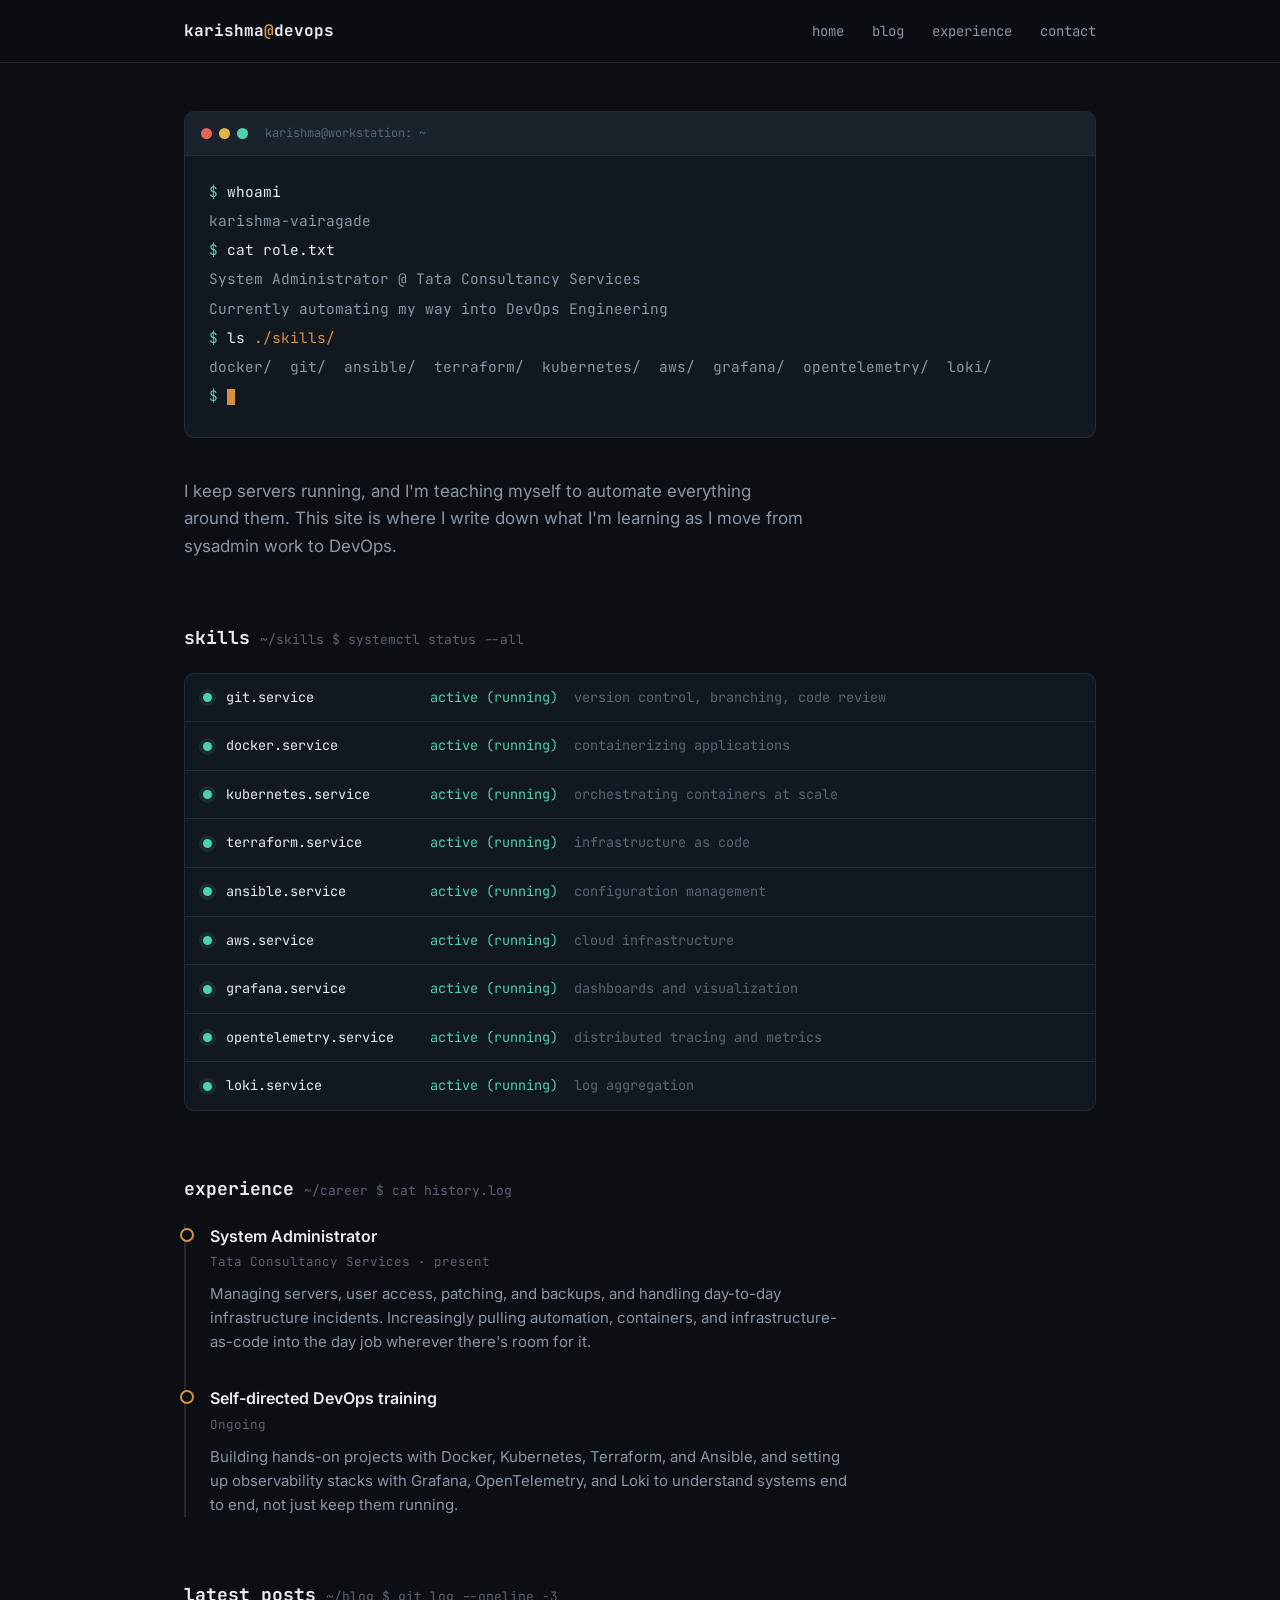
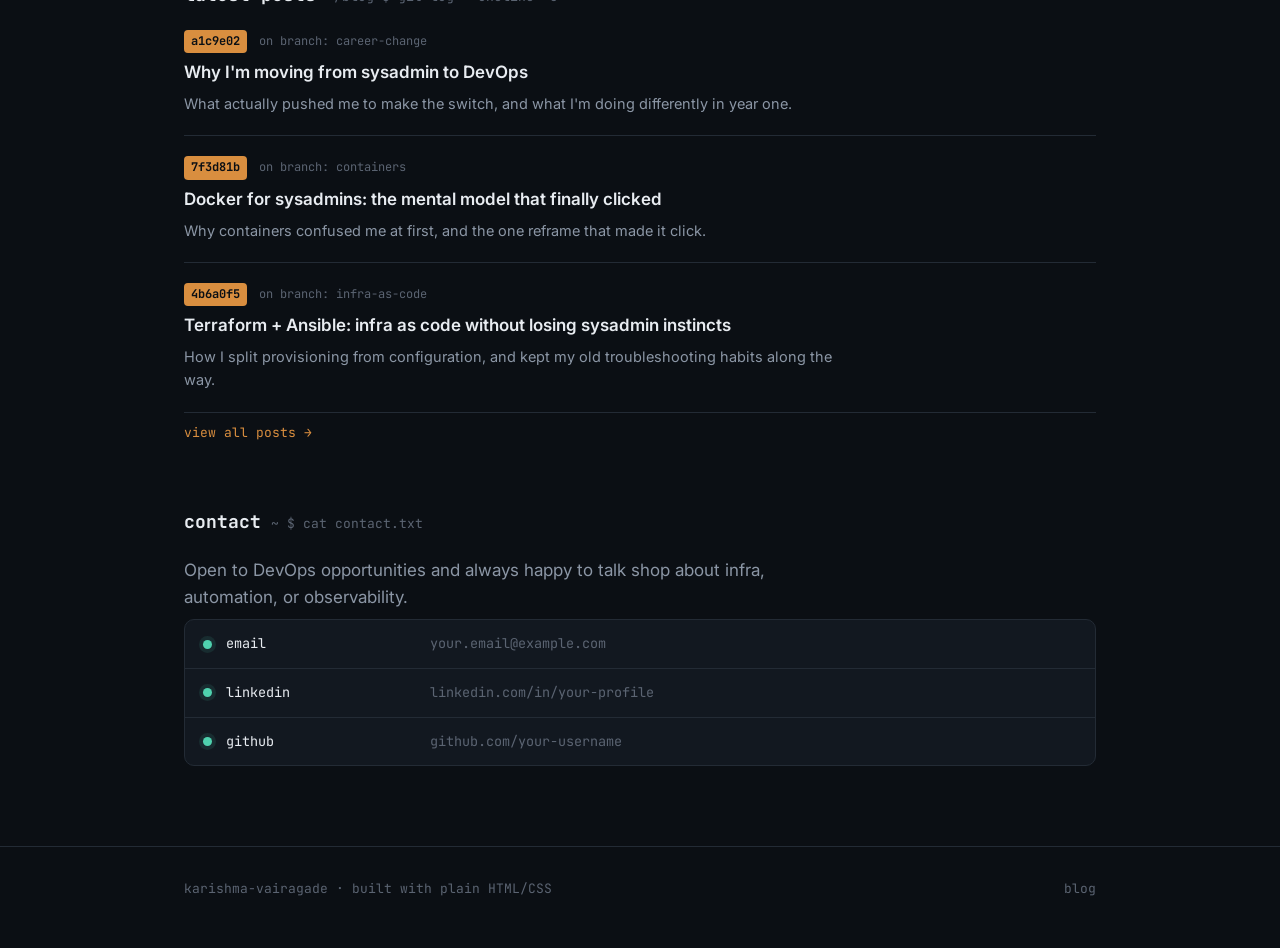
<file: index.html>
<!DOCTYPE html>
<html lang="en">
<head>
<meta charset="UTF-8">
<meta name="viewport" content="width=device-width, initial-scale=1.0">
<title>Karishma Vairagade — Sysadmin, moving to DevOps</title>
<meta name="description" content="Portfolio and blog of Karishma Vairagade — System Administrator at TCS, documenting the move into DevOps engineering.">
<link rel="stylesheet" href="css/style.css">
</head>
<body>

<header class="site">
  <div class="wrap">
    <nav>
      <a class="logo" href="index.html">karishma<span>@</span>devops</a>
      <div class="nav-links">
        <a href="index.html">home</a>
        <a href="blog.html">blog</a>
        <a href="index.html#experience">experience</a>
        <a href="index.html#contact">contact</a>
      </div>
      <button class="nav-toggle" aria-label="Toggle navigation">menu</button>
    </nav>
  </div>
</header>

<main class="wrap">

  <div class="terminal">
    <div class="terminal-bar">
      <span class="dot r"></span><span class="dot y"></span><span class="dot g"></span>
      <span class="terminal-title">karishma@workstation: ~</span>
    </div>
    <div class="terminal-body">
      <div class="line"><span class="prompt">$</span> whoami</div>
      <div class="line out">karishma-vairagade</div>
      <div class="line"><span class="prompt">$</span> cat role.txt</div>
      <div class="line out">System Administrator @ Tata Consultancy Services</div>
      <div class="line out">Currently automating my way into DevOps Engineering</div>
      <div class="line"><span class="prompt">$</span> ls <span class="path">./skills/</span></div>
      <div class="line out">docker/  git/  ansible/  terraform/  kubernetes/  aws/  grafana/  opentelemetry/  loki/</div>
      <div class="line"><span class="prompt">$</span> <span class="cursor"></span></div>
    </div>
  </div>

  <p class="tagline">I keep servers running, and I'm teaching myself to automate everything around them. This site is where I write down what I'm learning as I move from sysadmin work to DevOps.</p>

  <section class="section" id="skills">
    <div class="section-head">
      <h2>skills</h2>
      <span class="path">~/skills $ systemctl status --all</span>
    </div>
    <div class="status-board">
      <div class="status-row"><span class="status-dot"></span><span class="status-name">git.service</span><span class="status-state">active (running)</span><span class="status-desc">version control, branching, code review</span></div>
      <div class="status-row"><span class="status-dot"></span><span class="status-name">docker.service</span><span class="status-state">active (running)</span><span class="status-desc">containerizing applications</span></div>
      <div class="status-row"><span class="status-dot"></span><span class="status-name">kubernetes.service</span><span class="status-state">active (running)</span><span class="status-desc">orchestrating containers at scale</span></div>
      <div class="status-row"><span class="status-dot"></span><span class="status-name">terraform.service</span><span class="status-state">active (running)</span><span class="status-desc">infrastructure as code</span></div>
      <div class="status-row"><span class="status-dot"></span><span class="status-name">ansible.service</span><span class="status-state">active (running)</span><span class="status-desc">configuration management</span></div>
      <div class="status-row"><span class="status-dot"></span><span class="status-name">aws.service</span><span class="status-state">active (running)</span><span class="status-desc">cloud infrastructure</span></div>
      <div class="status-row"><span class="status-dot"></span><span class="status-name">grafana.service</span><span class="status-state">active (running)</span><span class="status-desc">dashboards and visualization</span></div>
      <div class="status-row"><span class="status-dot"></span><span class="status-name">opentelemetry.service</span><span class="status-state">active (running)</span><span class="status-desc">distributed tracing and metrics</span></div>
      <div class="status-row"><span class="status-dot"></span><span class="status-name">loki.service</span><span class="status-state">active (running)</span><span class="status-desc">log aggregation</span></div>
    </div>
  </section>

  <section class="section" id="experience">
    <div class="section-head">
      <h2>experience</h2>
      <span class="path">~/career $ cat history.log</span>
    </div>
    <div class="timeline">
      <div class="timeline-item">
        <div class="timeline-role">System Administrator</div>
        <div class="timeline-meta">Tata Consultancy Services &middot; present</div>
        <p>Managing servers, user access, patching, and backups, and handling day-to-day infrastructure incidents. Increasingly pulling automation, containers, and infrastructure-as-code into the day job wherever there's room for it.</p>
      </div>
      <div class="timeline-item">
        <div class="timeline-role">Self-directed DevOps training</div>
        <div class="timeline-meta">Ongoing</div>
        <p>Building hands-on projects with Docker, Kubernetes, Terraform, and Ansible, and setting up observability stacks with Grafana, OpenTelemetry, and Loki to understand systems end to end, not just keep them running.</p>
      </div>
    </div>
  </section>

  <section class="section" id="latest-posts">
    <div class="section-head">
      <h2>latest posts</h2>
      <span class="path">~/blog $ git log --oneline -3</span>
    </div>
    <div class="commit-log">

      <a class="commit" href="posts/why-im-moving-to-devops.html">
        <div class="commit-row">
          <span class="commit-hash">a1c9e02</span>
          <span class="commit-date">on branch: career-change</span>
        </div>
        <div class="commit-title">Why I'm moving from sysadmin to DevOps</div>
        <div class="commit-desc">What actually pushed me to make the switch, and what I'm doing differently in year one.</div>
      </a>

      <a class="commit" href="posts/docker-for-sysadmins.html">
        <div class="commit-row">
          <span class="commit-hash">7f3d81b</span>
          <span class="commit-date">on branch: containers</span>
        </div>
        <div class="commit-title">Docker for sysadmins: the mental model that finally clicked</div>
        <div class="commit-desc">Why containers confused me at first, and the one reframe that made it click.</div>
      </a>

      <a class="commit" href="posts/terraform-ansible-iac.html">
        <div class="commit-row">
          <span class="commit-hash">4b6a0f5</span>
          <span class="commit-date">on branch: infra-as-code</span>
        </div>
        <div class="commit-title">Terraform + Ansible: infra as code without losing sysadmin instincts</div>
        <div class="commit-desc">How I split provisioning from configuration, and kept my old troubleshooting habits along the way.</div>
      </a>

    </div>
    <a class="commit-link" href="blog.html">view all posts &#8594;</a>
  </section>

  <section class="section" id="contact">
    <div class="section-head">
      <h2>contact</h2>
      <span class="path">~ $ cat contact.txt</span>
    </div>
    <p class="tagline">Open to DevOps opportunities and always happy to talk shop about infra, automation, or observability.</p>
    <div class="status-board">
      <div class="status-row"><span class="status-dot"></span><span class="status-name">email</span><span class="status-desc">your.email@example.com</span></div>
      <div class="status-row"><span class="status-dot"></span><span class="status-name">linkedin</span><span class="status-desc">linkedin.com/in/your-profile</span></div>
      <div class="status-row"><span class="status-dot"></span><span class="status-name">github</span><span class="status-desc">github.com/your-username</span></div>
    </div>
  </section>

</main>

<footer class="site">
  <div class="wrap foot-row">
    <span>karishma-vairagade &middot; built with plain HTML/CSS</span>
    <span><a href="blog.html">blog</a></span>
  </div>
</footer>

<script src="js/main.js"></script>
</body>
</html>
</file>
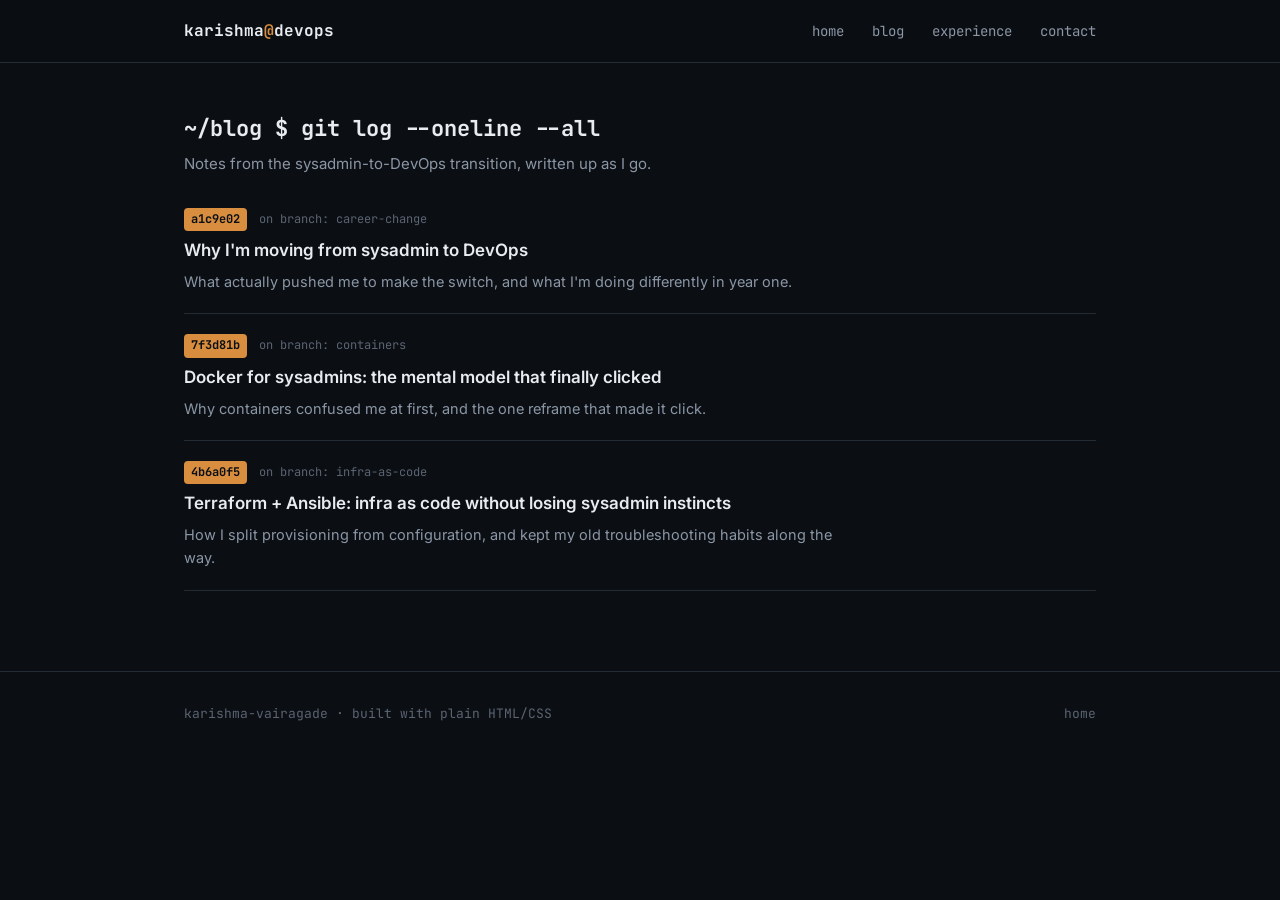
<file: blog.html>
<!DOCTYPE html>
<html lang="en">
<head>
<meta charset="UTF-8">
<meta name="viewport" content="width=device-width, initial-scale=1.0">
<title>Blog — Karishma Vairagade</title>
<link rel="stylesheet" href="css/style.css">
</head>
<body>

<header class="site">
  <div class="wrap">
    <nav>
      <a class="logo" href="index.html">karishma<span>@</span>devops</a>
      <div class="nav-links">
        <a href="index.html">home</a>
        <a href="blog.html">blog</a>
        <a href="index.html#experience">experience</a>
        <a href="index.html#contact">contact</a>
      </div>
      <button class="nav-toggle" aria-label="Toggle navigation">menu</button>
    </nav>
  </div>
</header>

<main class="wrap">
  <h1 class="page-title">~/blog $ git log --oneline --all</h1>
  <p class="page-sub">Notes from the sysadmin-to-DevOps transition, written up as I go.</p>

  <div class="commit-log">

    <a class="commit" href="posts/why-im-moving-to-devops.html">
      <div class="commit-row">
        <span class="commit-hash">a1c9e02</span>
        <span class="commit-date">on branch: career-change</span>
      </div>
      <div class="commit-title">Why I'm moving from sysadmin to DevOps</div>
      <div class="commit-desc">What actually pushed me to make the switch, and what I'm doing differently in year one.</div>
    </a>

    <a class="commit" href="posts/docker-for-sysadmins.html">
      <div class="commit-row">
        <span class="commit-hash">7f3d81b</span>
        <span class="commit-date">on branch: containers</span>
      </div>
      <div class="commit-title">Docker for sysadmins: the mental model that finally clicked</div>
      <div class="commit-desc">Why containers confused me at first, and the one reframe that made it click.</div>
    </a>

    <a class="commit" href="posts/terraform-ansible-iac.html">
      <div class="commit-row">
        <span class="commit-hash">4b6a0f5</span>
        <span class="commit-date">on branch: infra-as-code</span>
      </div>
      <div class="commit-title">Terraform + Ansible: infra as code without losing sysadmin instincts</div>
      <div class="commit-desc">How I split provisioning from configuration, and kept my old troubleshooting habits along the way.</div>
    </a>

  </div>
</main>

<footer class="site">
  <div class="wrap foot-row">
    <span>karishma-vairagade &middot; built with plain HTML/CSS</span>
    <span><a href="index.html">home</a></span>
  </div>
</footer>

<script src="js/main.js"></script>
</body>
</html>
</file>
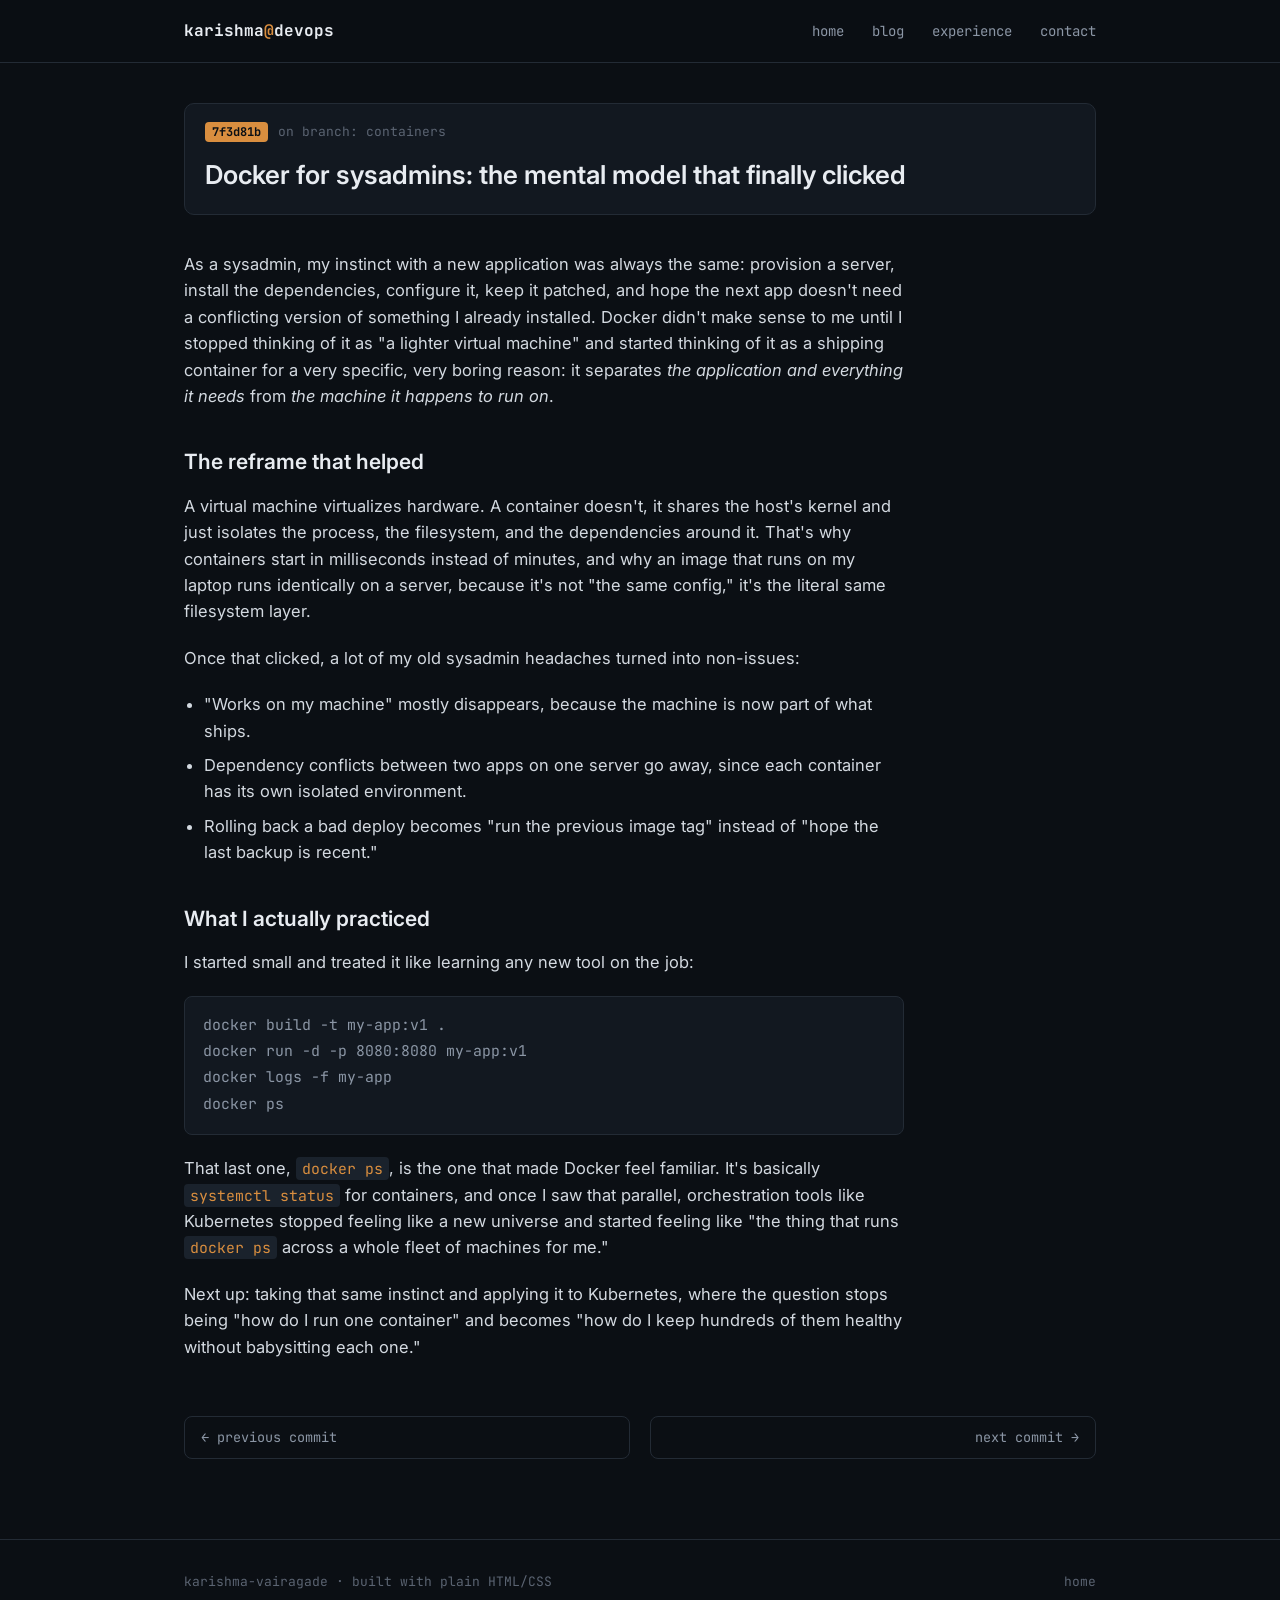
<file: posts/docker-for-sysadmins.html>
<!DOCTYPE html>
<html lang="en">
<head>
<meta charset="UTF-8">
<meta name="viewport" content="width=device-width, initial-scale=1.0">
<title>Docker for sysadmins — Karishma Vairagade</title>
<link rel="stylesheet" href="../css/style.css">
</head>
<body>

<header class="site">
  <div class="wrap">
    <nav>
      <a class="logo" href="../index.html">karishma<span>@</span>devops</a>
      <div class="nav-links">
        <a href="../index.html">home</a>
        <a href="../blog.html">blog</a>
        <a href="../index.html#experience">experience</a>
        <a href="../index.html#contact">contact</a>
      </div>
      <button class="nav-toggle" aria-label="Toggle navigation">menu</button>
    </nav>
  </div>
</header>

<main class="wrap">
  <div class="post-meta">
    <span class="commit-hash">7f3d81b</span><span>on branch: containers</span>
    <h1>Docker for sysadmins: the mental model that finally clicked</h1>
  </div>

  <article class="post-body">
    <p>As a sysadmin, my instinct with a new application was always the same: provision a server, install the dependencies, configure it, keep it patched, and hope the next app doesn't need a conflicting version of something I already installed. Docker didn't make sense to me until I stopped thinking of it as "a lighter virtual machine" and started thinking of it as a shipping container for a very specific, very boring reason: it separates <em>the application and everything it needs</em> from <em>the machine it happens to run on</em>.</p>

    <h2>The reframe that helped</h2>
    <p>A virtual machine virtualizes hardware. A container doesn't, it shares the host's kernel and just isolates the process, the filesystem, and the dependencies around it. That's why containers start in milliseconds instead of minutes, and why an image that runs on my laptop runs identically on a server, because it's not "the same config," it's the literal same filesystem layer.</p>
    <p>Once that clicked, a lot of my old sysadmin headaches turned into non-issues:</p>
    <ul>
      <li>"Works on my machine" mostly disappears, because the machine is now part of what ships.</li>
      <li>Dependency conflicts between two apps on one server go away, since each container has its own isolated environment.</li>
      <li>Rolling back a bad deploy becomes "run the previous image tag" instead of "hope the last backup is recent."</li>
    </ul>

    <h2>What I actually practiced</h2>
    <p>I started small and treated it like learning any new tool on the job:</p>
    <pre><code>docker build -t my-app:v1 .
docker run -d -p 8080:8080 my-app:v1
docker logs -f my-app
docker ps</code></pre>
    <p>That last one, <code>docker ps</code>, is the one that made Docker feel familiar. It's basically <code>systemctl status</code> for containers, and once I saw that parallel, orchestration tools like Kubernetes stopped feeling like a new universe and started feeling like "the thing that runs <code>docker ps</code> across a whole fleet of machines for me."</p>

    <p>Next up: taking that same instinct and applying it to Kubernetes, where the question stops being "how do I run one container" and becomes "how do I keep hundreds of them healthy without babysitting each one."</p>
  </article>

  <div class="post-nav">
    <a href="why-im-moving-to-devops.html">&#8592; previous commit</a>
    <a class="next" href="terraform-ansible-iac.html">next commit &#8594;</a>
  </div>
</main>

<footer class="site">
  <div class="wrap foot-row">
    <span>karishma-vairagade &middot; built with plain HTML/CSS</span>
    <span><a href="../index.html">home</a></span>
  </div>
</footer>

<script src="../js/main.js"></script>
</body>
</html>
</file>
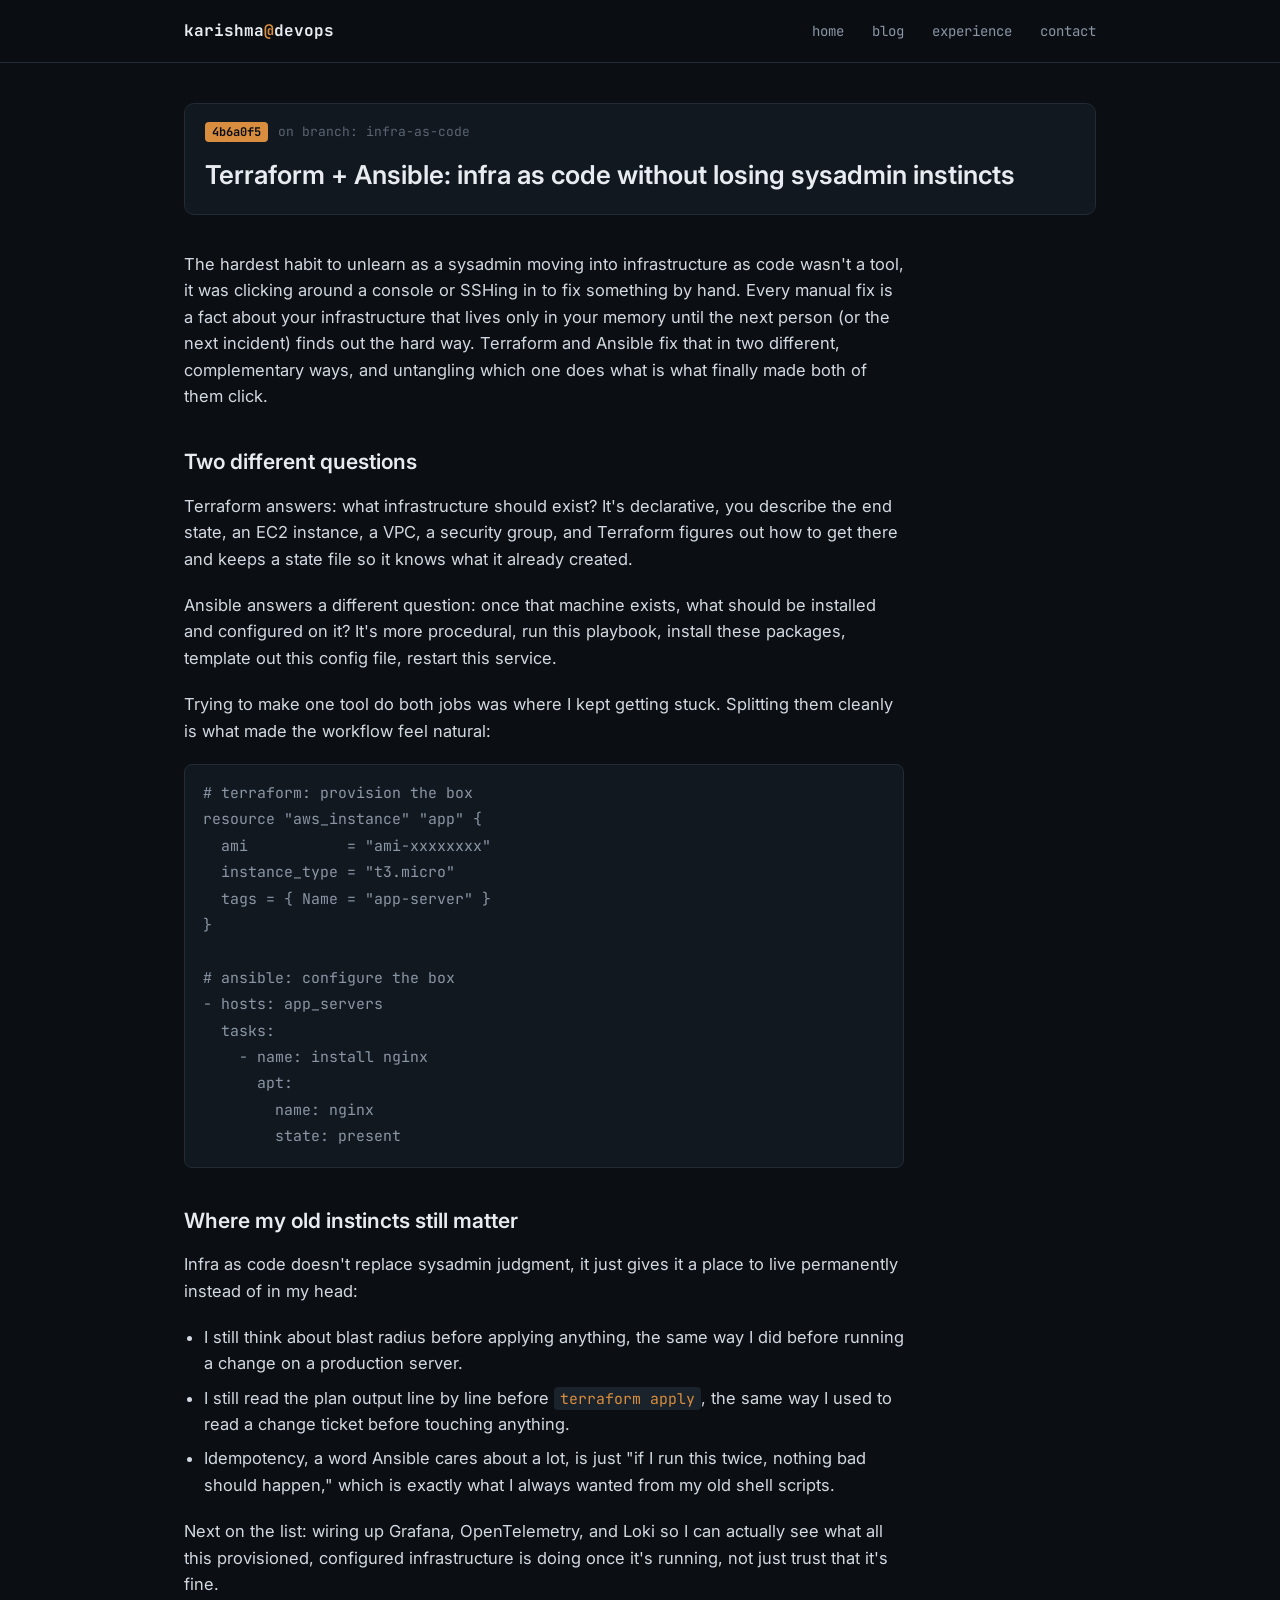
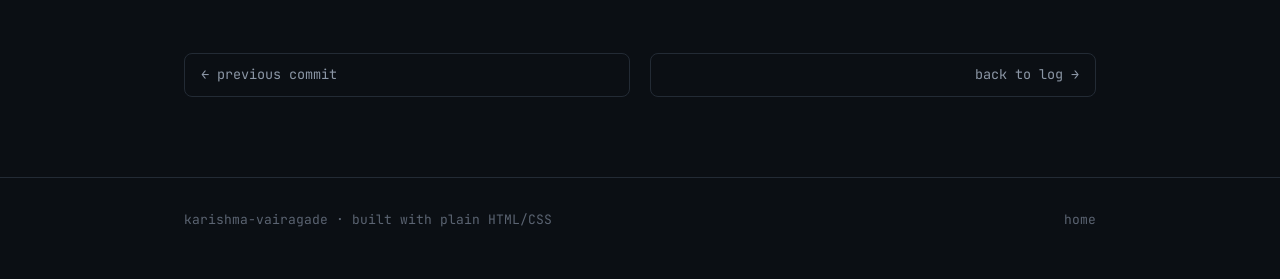
<file: posts/terraform-ansible-iac.html>
<!DOCTYPE html>
<html lang="en">
<head>
<meta charset="UTF-8">
<meta name="viewport" content="width=device-width, initial-scale=1.0">
<title>Terraform + Ansible — Karishma Vairagade</title>
<link rel="stylesheet" href="../css/style.css">
</head>
<body>

<header class="site">
  <div class="wrap">
    <nav>
      <a class="logo" href="../index.html">karishma<span>@</span>devops</a>
      <div class="nav-links">
        <a href="../index.html">home</a>
        <a href="../blog.html">blog</a>
        <a href="../index.html#experience">experience</a>
        <a href="../index.html#contact">contact</a>
      </div>
      <button class="nav-toggle" aria-label="Toggle navigation">menu</button>
    </nav>
  </div>
</header>

<main class="wrap">
  <div class="post-meta">
    <span class="commit-hash">4b6a0f5</span><span>on branch: infra-as-code</span>
    <h1>Terraform + Ansible: infra as code without losing sysadmin instincts</h1>
  </div>

  <article class="post-body">
    <p>The hardest habit to unlearn as a sysadmin moving into infrastructure as code wasn't a tool, it was clicking around a console or SSHing in to fix something by hand. Every manual fix is a fact about your infrastructure that lives only in your memory until the next person (or the next incident) finds out the hard way. Terraform and Ansible fix that in two different, complementary ways, and untangling which one does what is what finally made both of them click.</p>

    <h2>Two different questions</h2>
    <p>Terraform answers: what infrastructure should exist? It's declarative, you describe the end state, an EC2 instance, a VPC, a security group, and Terraform figures out how to get there and keeps a state file so it knows what it already created.</p>
    <p>Ansible answers a different question: once that machine exists, what should be installed and configured on it? It's more procedural, run this playbook, install these packages, template out this config file, restart this service.</p>
    <p>Trying to make one tool do both jobs was where I kept getting stuck. Splitting them cleanly is what made the workflow feel natural:</p>
    <pre><code># terraform: provision the box
resource "aws_instance" "app" {
  ami           = "ami-xxxxxxxx"
  instance_type = "t3.micro"
  tags = { Name = "app-server" }
}

# ansible: configure the box
- hosts: app_servers
  tasks:
    - name: install nginx
      apt:
        name: nginx
        state: present</code></pre>

    <h2>Where my old instincts still matter</h2>
    <p>Infra as code doesn't replace sysadmin judgment, it just gives it a place to live permanently instead of in my head:</p>
    <ul>
      <li>I still think about blast radius before applying anything, the same way I did before running a change on a production server.</li>
      <li>I still read the plan output line by line before <code>terraform apply</code>, the same way I used to read a change ticket before touching anything.</li>
      <li>Idempotency, a word Ansible cares about a lot, is just "if I run this twice, nothing bad should happen," which is exactly what I always wanted from my old shell scripts.</li>
    </ul>

    <p>Next on the list: wiring up Grafana, OpenTelemetry, and Loki so I can actually see what all this provisioned, configured infrastructure is doing once it's running, not just trust that it's fine.</p>
  </article>

  <div class="post-nav">
    <a href="docker-for-sysadmins.html">&#8592; previous commit</a>
    <a class="next" href="../blog.html">back to log &#8594;</a>
  </div>
</main>

<footer class="site">
  <div class="wrap foot-row">
    <span>karishma-vairagade &middot; built with plain HTML/CSS</span>
    <span><a href="../index.html">home</a></span>
  </div>
</footer>

<script src="../js/main.js"></script>
</body>
</html>
</file>
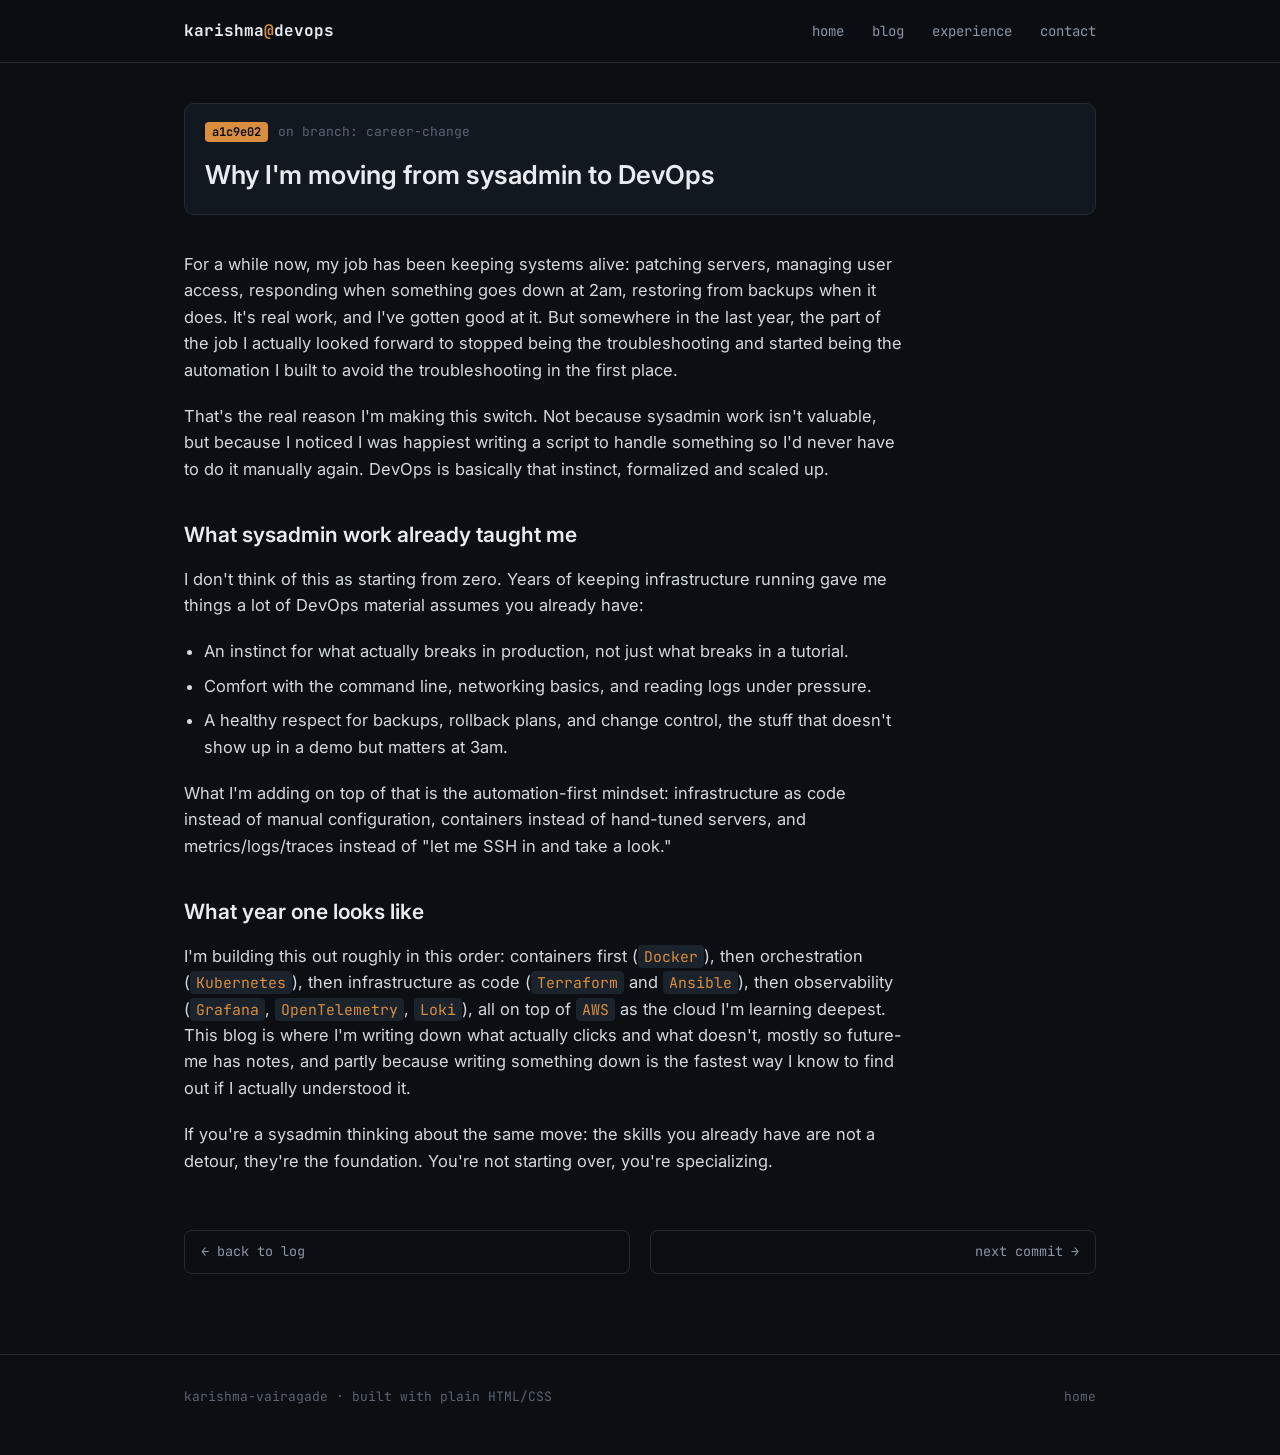
<file: posts/why-im-moving-to-devops.html>
<!DOCTYPE html>
<html lang="en">
<head>
<meta charset="UTF-8">
<meta name="viewport" content="width=device-width, initial-scale=1.0">
<title>Why I'm moving from sysadmin to DevOps — Karishma Vairagade</title>
<link rel="stylesheet" href="../css/style.css">
</head>
<body>

<header class="site">
  <div class="wrap">
    <nav>
      <a class="logo" href="../index.html">karishma<span>@</span>devops</a>
      <div class="nav-links">
        <a href="../index.html">home</a>
        <a href="../blog.html">blog</a>
        <a href="../index.html#experience">experience</a>
        <a href="../index.html#contact">contact</a>
      </div>
      <button class="nav-toggle" aria-label="Toggle navigation">menu</button>
    </nav>
  </div>
</header>

<main class="wrap">
  <div class="post-meta">
    <span class="commit-hash">a1c9e02</span><span>on branch: career-change</span>
    <h1>Why I'm moving from sysadmin to DevOps</h1>
  </div>

  <article class="post-body">
    <p>For a while now, my job has been keeping systems alive: patching servers, managing user access, responding when something goes down at 2am, restoring from backups when it does. It's real work, and I've gotten good at it. But somewhere in the last year, the part of the job I actually looked forward to stopped being the troubleshooting and started being the automation I built to avoid the troubleshooting in the first place.</p>

    <p>That's the real reason I'm making this switch. Not because sysadmin work isn't valuable, but because I noticed I was happiest writing a script to handle something so I'd never have to do it manually again. DevOps is basically that instinct, formalized and scaled up.</p>

    <h2>What sysadmin work already taught me</h2>
    <p>I don't think of this as starting from zero. Years of keeping infrastructure running gave me things a lot of DevOps material assumes you already have:</p>
    <ul>
      <li>An instinct for what actually breaks in production, not just what breaks in a tutorial.</li>
      <li>Comfort with the command line, networking basics, and reading logs under pressure.</li>
      <li>A healthy respect for backups, rollback plans, and change control, the stuff that doesn't show up in a demo but matters at 3am.</li>
    </ul>
    <p>What I'm adding on top of that is the automation-first mindset: infrastructure as code instead of manual configuration, containers instead of hand-tuned servers, and metrics/logs/traces instead of "let me SSH in and take a look."</p>

    <h2>What year one looks like</h2>
    <p>I'm building this out roughly in this order: containers first (<code>Docker</code>), then orchestration (<code>Kubernetes</code>), then infrastructure as code (<code>Terraform</code> and <code>Ansible</code>), then observability (<code>Grafana</code>, <code>OpenTelemetry</code>, <code>Loki</code>), all on top of <code>AWS</code> as the cloud I'm learning deepest. This blog is where I'm writing down what actually clicks and what doesn't, mostly so future-me has notes, and partly because writing something down is the fastest way I know to find out if I actually understood it.</p>

    <p>If you're a sysadmin thinking about the same move: the skills you already have are not a detour, they're the foundation. You're not starting over, you're specializing.</p>
  </article>

  <div class="post-nav">
    <a href="../blog.html">&#8592; back to log</a>
    <a class="next" href="docker-for-sysadmins.html">next commit &#8594;</a>
  </div>
</main>

<footer class="site">
  <div class="wrap foot-row">
    <span>karishma-vairagade &middot; built with plain HTML/CSS</span>
    <span><a href="../index.html">home</a></span>
  </div>
</footer>

<script src="../js/main.js"></script>
</body>
</html>
</file>
<file: css/style.css>
@import url('https://fonts.googleapis.com/css2?family=JetBrains+Mono:wght@400;500;700&family=Inter:wght@400;500;600&display=swap');

:root {
  --bg: #0b0f14;
  --surface: #121820;
  --surface-2: #1a222c;
  --border: #232b35;
  --text: #e8ecf1;
  --text-dim: #8b96a5;
  --text-faint: #5b6472;
  --accent: #d98e3f;
  --accent-soft: #d98e3f22;
  --ok: #4fd1ae;
  --ok-soft: #4fd1ae1c;
  --max-w: 960px;
  --font-mono: 'JetBrains Mono', ui-monospace, monospace;
  --font-sans: 'Inter', system-ui, sans-serif;
}

* { margin: 0; padding: 0; box-sizing: border-box; }

html { scroll-behavior: smooth; }

body {
  background: var(--bg);
  color: var(--text);
  font-family: var(--font-sans);
  line-height: 1.6;
  font-size: 16px;
}

a { color: inherit; text-decoration: none; }
a:focus-visible, button:focus-visible, .nav-toggle:focus-visible {
  outline: 2px solid var(--accent);
  outline-offset: 3px;
}

.wrap { max-width: var(--max-w); margin: 0 auto; padding: 0 24px; }

/* ---------- header ---------- */
header.site {
  border-bottom: 1px solid var(--border);
  position: sticky; top: 0; z-index: 10;
  background: rgba(11,15,20,0.92);
  backdrop-filter: blur(6px);
}
.site nav {
  display: flex; align-items: center; justify-content: space-between;
  padding: 18px 0;
}
.logo {
  font-family: var(--font-mono); font-weight: 700; font-size: 16px; color: var(--text);
}
.logo span { color: var(--accent); }
.nav-links { display: flex; gap: 28px; font-family: var(--font-mono); font-size: 14px; color: var(--text-dim); }
.nav-links a:hover { color: var(--text); }
.nav-toggle { display: none; background: none; border: 1px solid var(--border); color: var(--text); border-radius: 6px; padding: 6px 10px; font-family: var(--font-mono); }

@media (max-width: 640px) {
  .nav-links {
    position: absolute; top: 100%; left: 0; right: 0;
    background: var(--surface); border-bottom: 1px solid var(--border);
    flex-direction: column; gap: 0; padding: 8px 24px;
    display: none;
  }
  .nav-links.open { display: flex; }
  .nav-links a { padding: 12px 0; border-bottom: 1px solid var(--border); }
  .nav-links a:last-child { border-bottom: none; }
  .nav-toggle { display: inline-block; }
}

/* ---------- terminal hero ---------- */
.terminal {
  background: var(--surface);
  border: 1px solid var(--border);
  border-radius: 10px;
  overflow: hidden;
  margin: 48px 0 40px;
}
.terminal-bar {
  display: flex; gap: 7px; align-items: center;
  padding: 12px 16px; background: var(--surface-2); border-bottom: 1px solid var(--border);
}
.dot { width: 11px; height: 11px; border-radius: 50%; }
.dot.r { background: #e2645a; } .dot.y { background: #e0b34d; } .dot.g { background: var(--ok); }
.terminal-title { margin-left: 10px; font-family: var(--font-mono); font-size: 12px; color: var(--text-faint); }
.terminal-body { padding: 24px; font-family: var(--font-mono); font-size: 14.5px; }
.terminal-body .line { margin-bottom: 6px; white-space: pre-wrap; }
.terminal-body .prompt { color: var(--ok); }
.terminal-body .comment { color: var(--text-faint); }
.terminal-body .out { color: var(--text-dim); }
.terminal-body .path { color: var(--accent); }
.cursor {
  display: inline-block; width: 8px; height: 16px; background: var(--accent);
  vertical-align: text-bottom; animation: blink 1s step-start infinite;
}
@media (prefers-reduced-motion: reduce) { .cursor { animation: none; } }
@keyframes blink { 50% { opacity: 0; } }

.tagline { color: var(--text-dim); font-size: 17px; max-width: 620px; margin-bottom: 8px; }

/* ---------- section headers ---------- */
.section { margin: 64px 0; }
.section-head {
  display: flex; align-items: baseline; gap: 10px; margin-bottom: 20px;
}
.section-head h2 { font-family: var(--font-mono); font-size: 18px; font-weight: 700; }
.section-head .path { font-family: var(--font-mono); font-size: 13px; color: var(--text-faint); }

/* ---------- status board (skills) ---------- */
.status-board {
  border: 1px solid var(--border); border-radius: 10px; overflow: hidden;
  background: var(--surface);
}
.status-row {
  display: flex; align-items: center; gap: 14px;
  padding: 13px 18px; border-bottom: 1px solid var(--border);
  font-family: var(--font-mono); font-size: 13.5px;
}
.status-row:last-child { border-bottom: none; }
.status-dot {
  width: 9px; height: 9px; border-radius: 50%; background: var(--ok); flex-shrink: 0;
  box-shadow: 0 0 0 4px var(--ok-soft);
}
.status-name { color: var(--text); min-width: 190px; }
.status-state { color: var(--ok); min-width: 130px; }
.status-desc { color: var(--text-faint); }
@media (max-width: 640px) {
  .status-row { flex-wrap: wrap; }
  .status-name { min-width: 140px; }
}

/* ---------- experience timeline ---------- */
.timeline { border-left: 2px solid var(--border); padding-left: 24px; }
.timeline-item { position: relative; margin-bottom: 32px; }
.timeline-item:last-child { margin-bottom: 0; }
.timeline-item::before {
  content: ''; position: absolute; left: -30px; top: 4px;
  width: 10px; height: 10px; border-radius: 50%;
  background: var(--bg); border: 2px solid var(--accent);
}
.timeline-role { font-weight: 600; font-size: 16px; }
.timeline-meta { font-family: var(--font-mono); font-size: 12.5px; color: var(--text-faint); margin: 3px 0 10px; }
.timeline-item p { color: var(--text-dim); font-size: 15px; max-width: 640px; }

/* ---------- git log (blog list) ---------- */
.commit-log { display: flex; flex-direction: column; }
.commit {
  display: block; padding: 20px 0; border-bottom: 1px solid var(--border);
}
.commit:first-child { padding-top: 0; }
.commit-row { display: flex; align-items: center; gap: 12px; margin-bottom: 6px; }
.commit-hash {
  font-family: var(--font-mono); font-size: 12px; color: var(--bg); background: var(--accent);
  padding: 2px 7px; border-radius: 4px; font-weight: 700;
}
.commit-date { font-family: var(--font-mono); font-size: 12px; color: var(--text-faint); }
.commit-title { font-size: 17px; font-weight: 600; margin: 4px 0 6px; }
.commit-desc { color: var(--text-dim); font-size: 14.5px; max-width: 680px; }
.commit-link { display: inline-block; margin-top: 10px; font-family: var(--font-mono); font-size: 13px; color: var(--accent); }
.commit-link:hover { text-decoration: underline; }
a.commit:hover .commit-title { color: var(--accent); }

/* ---------- footer ---------- */
footer.site {
  border-top: 1px solid var(--border); margin-top: 80px; padding: 32px 0 48px;
  font-family: var(--font-mono); font-size: 13px; color: var(--text-faint);
}
footer.site .foot-row { display: flex; justify-content: space-between; flex-wrap: wrap; gap: 12px; }
footer.site a:hover { color: var(--accent); }

/* ---------- post page ---------- */
.post-meta {
  font-family: var(--font-mono); font-size: 13px; color: var(--text-faint);
  border: 1px solid var(--border); background: var(--surface);
  border-radius: 10px; padding: 18px 20px; margin: 40px 0 36px;
}
.post-meta .commit-hash { margin-right: 10px; }
.post-meta h1 { font-family: var(--font-sans); font-size: 26px; color: var(--text); margin-top: 12px; font-weight: 600; }
.post-body { font-size: 16.5px; color: #d3d9e0; max-width: 720px; }
.post-body p { margin-bottom: 20px; }
.post-body h2 { font-size: 21px; font-weight: 600; margin: 36px 0 14px; color: var(--text); }
.post-body code { font-family: var(--font-mono); background: var(--surface-2); padding: 2px 6px; border-radius: 4px; font-size: 0.9em; color: var(--accent); }
.post-body pre { background: var(--surface); border: 1px solid var(--border); border-radius: 8px; padding: 16px 18px; overflow-x: auto; margin: 20px 0; }
.post-body pre code { background: none; padding: 0; color: var(--text-dim); }
.post-body ul { margin: 0 0 20px 20px; color: #d3d9e0; }
.post-body li { margin-bottom: 8px; }

.post-nav { display: flex; justify-content: space-between; gap: 20px; margin: 56px 0; font-family: var(--font-mono); font-size: 13.5px; }
.post-nav a { color: var(--text-dim); border: 1px solid var(--border); padding: 10px 16px; border-radius: 8px; flex: 1; }
.post-nav a:hover { color: var(--accent); border-color: var(--accent); }
.post-nav .next { text-align: right; }

h1.page-title { font-family: var(--font-mono); font-size: 22px; margin: 48px 0 6px; }
.page-sub { color: var(--text-dim); margin-bottom: 32px; font-size: 15px; }
</file>
